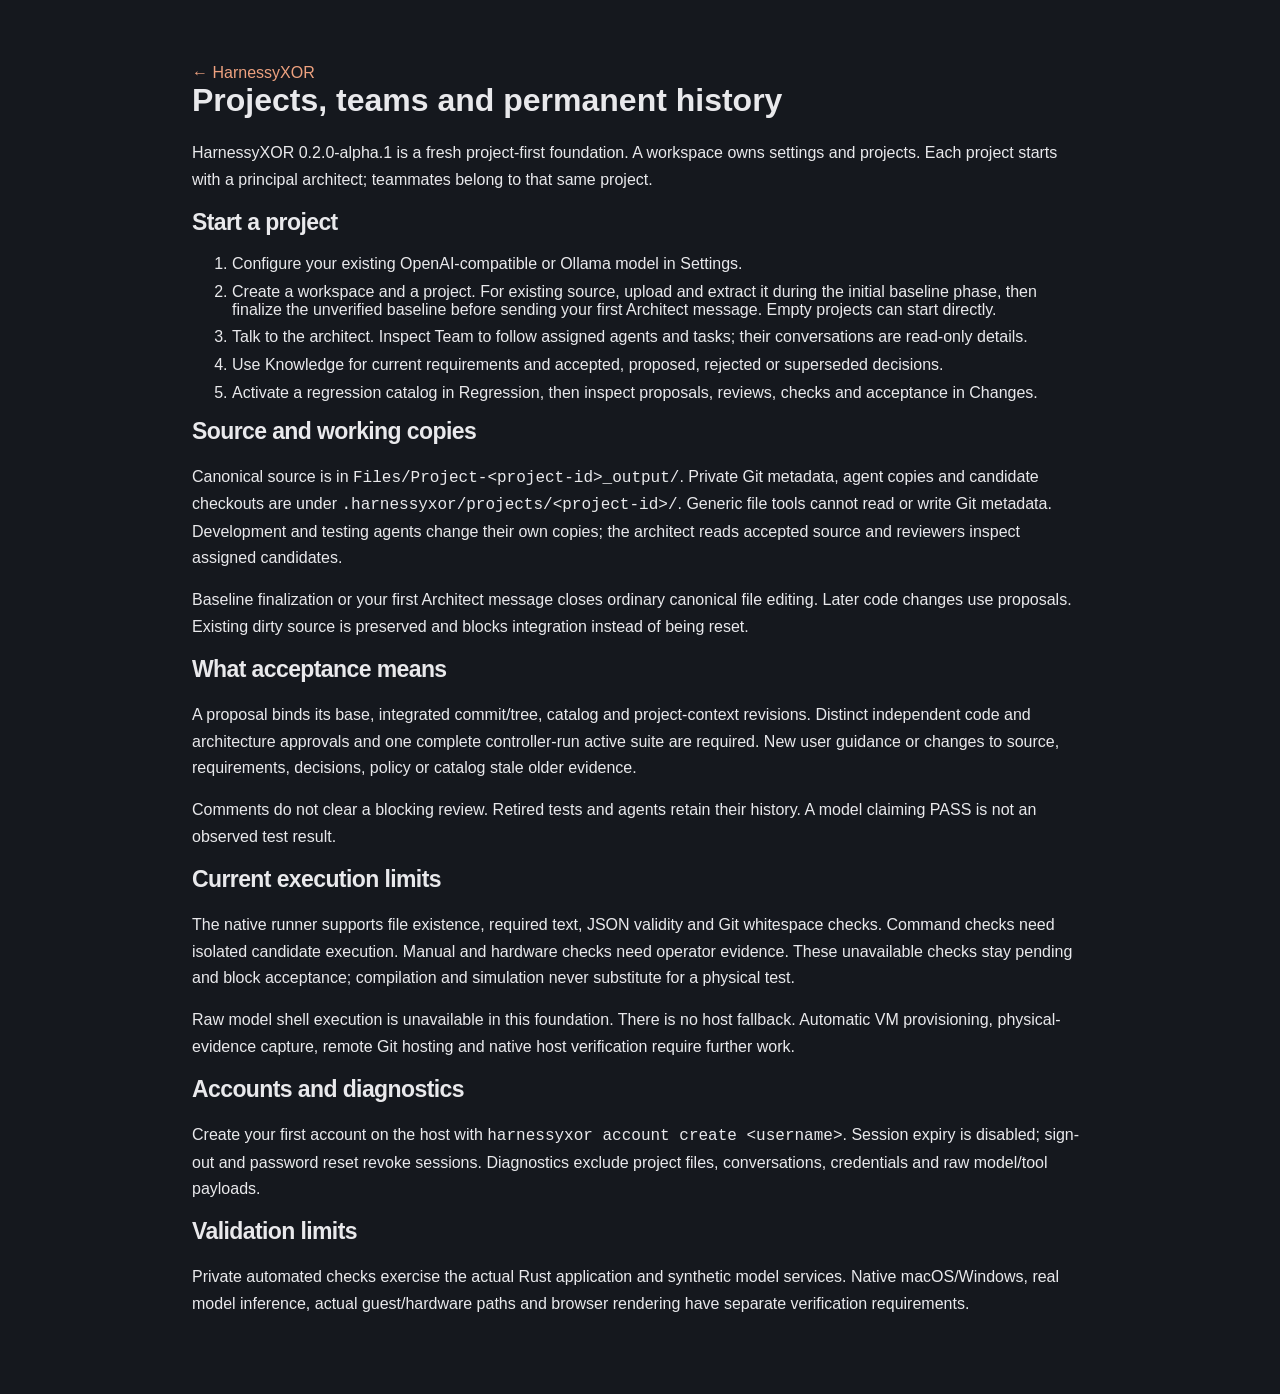
<file: assets/port-status.html>
<!doctype html><html lang="en"><head><meta charset="utf-8"><meta name="viewport" content="width=device-width,initial-scale=1"><title>HarnessyXOR — Help and capabilities</title><link rel="stylesheet" href="/assets/app.css"><style>html,body{height:auto;min-height:100%;overflow:auto}main{max-width:960px;margin:2rem auto;padding:2rem}li{margin:.6rem 0}code{overflow-wrap:anywhere}</style></head><body><main><a href="/">← HarnessyXOR</a><h1>Projects, teams and permanent history</h1><p>HarnessyXOR 0.2.0-alpha.1 is a fresh project-first foundation. A workspace owns settings and projects. Each project starts with a principal architect; teammates belong to that same project.</p><h2>Start a project</h2><ol><li>Configure your existing OpenAI-compatible or Ollama model in Settings.</li><li>Create a workspace and a project. For existing source, upload and extract it during the initial baseline phase, then finalize the unverified baseline before sending your first Architect message. Empty projects can start directly.</li><li>Talk to the architect. Inspect Team to follow assigned agents and tasks; their conversations are read-only details.</li><li>Use Knowledge for current requirements and accepted, proposed, rejected or superseded decisions.</li><li>Activate a regression catalog in Regression, then inspect proposals, reviews, checks and acceptance in Changes.</li></ol><h2>Source and working copies</h2><p>Canonical source is in <code>Files/Project-&lt;project-id&gt;_output/</code>. Private Git metadata, agent copies and candidate checkouts are under <code>.harnessyxor/projects/&lt;project-id&gt;/</code>. Generic file tools cannot read or write Git metadata. Development and testing agents change their own copies; the architect reads accepted source and reviewers inspect assigned candidates.</p><p>Baseline finalization or your first Architect message closes ordinary canonical file editing. Later code changes use proposals. Existing dirty source is preserved and blocks integration instead of being reset.</p><h2>What acceptance means</h2><p>A proposal binds its base, integrated commit/tree, catalog and project-context revisions. Distinct independent code and architecture approvals and one complete controller-run active suite are required. New user guidance or changes to source, requirements, decisions, policy or catalog stale older evidence.</p><p>Comments do not clear a blocking review. Retired tests and agents retain their history. A model claiming PASS is not an observed test result.</p><h2>Current execution limits</h2><p>The native runner supports file existence, required text, JSON validity and Git whitespace checks. Command checks need isolated candidate execution. Manual and hardware checks need operator evidence. These unavailable checks stay pending and block acceptance; compilation and simulation never substitute for a physical test.</p><p>Raw model shell execution is unavailable in this foundation. There is no host fallback. Automatic VM provisioning, physical-evidence capture, remote Git hosting and native host verification require further work.</p><h2>Accounts and diagnostics</h2><p>Create your first account on the host with <code>harnessyxor account create &lt;username&gt;</code>. Session expiry is disabled; sign-out and password reset revoke sessions. Diagnostics exclude project files, conversations, credentials and raw model/tool payloads.</p><h2>Validation limits</h2><p>Private automated checks exercise the actual Rust application and synthetic model services. Native macOS/Windows, real model inference, actual guest/hardware paths and browser rendering have separate verification requirements.</p></main></body></html>
</file>
<file: assets/app.css>
@charset "UTF-8";
:root{--bg:#15181e;--surface:#1b1f27;--sidebar:#11151b;--surface-raised:#232832;--surface-hover:#292f3a;--border:#303640;--text:#e9e9ec;--muted:#969eae;--faint:#626d7e;--accent:#eda17f;--accent-soft:#eda17f18;--accent-dark:#231b18;--green:#8fcbaa;--red:#ec9696;--shadow:0 18px 70px #0006;--sidebar-width:278px;font-family:Inter,ui-sans-serif,-apple-system,BlinkMacSystemFont,"Segoe UI",sans-serif;color-scheme:dark}
[data-theme=light]{--bg:#f7f6f3;--surface:#fff;--sidebar:#edece8;--surface-raised:#f1f0ed;--surface-hover:#e8e6e0;--border:#dcdad3;--text:#26282b;--muted:#6c717b;--faint:#9296a0;--accent:#aa5839;--accent-soft:#aa583910;--accent-dark:#fff;--green:#32754d;--red:#b44848;--shadow:0 18px 70px #2222;color-scheme:light}
*{box-sizing:border-box}html,body{margin:0;width:100%;height:100%;overflow:hidden;background:var(--bg);color:var(--text)}button,input,select,textarea{font:inherit}button,select{cursor:pointer}button,a,input,textarea,select{-webkit-tap-highlight-color:transparent}button{color:inherit}button:disabled{cursor:not-allowed;opacity:.4}input,textarea,select{color:var(--text);background:var(--surface);border:1px solid var(--border);border-radius:7px;outline:none}input:focus,textarea:focus,select:focus{border-color:var(--accent);box-shadow:0 0 0 3px var(--accent-soft)}input{padding:10px 12px;min-width:0}textarea{padding:12px;resize:vertical;min-height:90px;line-height:1.6}select{padding:9px 28px 9px 10px;max-width:100%}a{color:var(--accent);text-decoration:none}a:hover{text-decoration:underline}button:focus-visible,a:focus-visible,summary:focus-visible{outline:2px solid var(--accent);outline-offset:3px}button{border:0;background:none}label{font-size:13px;font-weight:500;display:flex;flex-direction:column;gap:7px}h1,h2,h3,p{margin-top:0}h2{font-size:23px;letter-spacing:-.6px}h3{font-size:16px}p{line-height:1.65}pre,code{font-family:ui-monospace,"SFMono-Regular",Consolas,monospace}pre{white-space:pre-wrap;overflow-wrap:anywhere}.muted{color:var(--muted)}.small{font-size:12px}.full{width:100%}.sr-only{position:absolute;left:-10000px;width:1px;height:1px;overflow:hidden}.button{display:inline-flex;align-items:center;justify-content:center;gap:10px;padding:10px 15px;font-weight:600;font-size:13px;border-radius:8px;border:1px solid var(--border);background:var(--surface-raised);line-height:1.4;white-space:nowrap;transition:background .15s}.button:hover{background:var(--surface-hover)}.button.primary{color:var(--accent-dark);background:var(--accent);border-color:var(--accent)}.button.primary:hover{filter:brightness(1.07)}.button.danger{color:var(--red)}.button.stop{color:var(--red);border-color:var(--red)}.icon-button{height:32px;min-width:32px;display:inline-flex;align-items:center;justify-content:center;font-size:20px;border-radius:6px;line-height:1}.icon-button:hover{background:var(--surface-hover)}.text-button{font-size:12px;color:var(--muted);padding:5px 8px;border-radius:5px}.text-button.selected{color:var(--text);background:var(--surface-raised)}.inline-button{color:var(--accent);padding:0;font-size:inherit;text-decoration:underline}.eyebrow{font-size:10px;font-weight:700;letter-spacing:2px;color:var(--muted);margin-bottom:16px}.app-shell{display:grid;grid-template-columns:var(--sidebar-width) minmax(0,1fr);height:100dvh}.sidebar{background:var(--sidebar);border-right:1px solid var(--border);display:flex;flex-direction:column;padding:24px 16px 0;min-height:0}.brand{display:flex;align-items:center;gap:10px;color:var(--text);margin:0 6px 31px;font-weight:650;font-size:18px;letter-spacing:-.55px}.brand:hover{text-decoration:none}.brand small{display:block;color:var(--faint);font-size:8px;letter-spacing:1.4px;margin-top:5px;font-weight:500}.brand-mark{display:inline-flex;align-items:center;justify-content:center;position:relative;flex:none;width:35px;height:37px;background:var(--accent);border-radius:9px;color:var(--accent-dark);font-size:24px;font-weight:850;letter-spacing:-3px;padding-right:5px}.brand-mark>span{font-size:10px;letter-spacing:0;align-self:flex-end;margin:0 0 6px 1px}.brand-xor{color:var(--accent)}.alpha-tag{margin-left:auto;color:var(--faint);font-size:11px;font-weight:500;letter-spacing:0;border:1px solid var(--border);padding:1px 5px;border-radius:4px}.workspace-control{display:flex;gap:5px;margin-bottom:24px}.workspace-control select{width:100%;font-size:12px;background:var(--surface);font-weight:550}.sidebar-section-label{display:flex;align-items:center;justify-content:space-between;padding-left:9px;margin-bottom:8px;font-size:10px;font-weight:650;color:var(--muted);letter-spacing:1px}.sidebar-section-label .icon-button{color:var(--muted);height:24px}.search-wrap{position:relative;margin:0 3px 13px}.search-wrap span{position:absolute;left:10px;top:5px;font-size:22px;color:var(--faint)}.search-wrap input{width:100%;font-size:12px;background:transparent;padding:8px 8px 8px 31px;border-color:var(--border)}.project-filter{display:flex;align-items:center;gap:5px;padding:0 3px 10px}.count{font-size:10px;color:var(--faint);margin-left:auto;padding:2px 6px}.project-list{flex:1;min-height:60px;overflow:auto;scrollbar-width:thin;padding-bottom:15px}.project-row{display:flex;align-items:center;gap:9px;width:100%;text-align:left;padding:11px 12px;margin-bottom:3px;border-radius:8px;font-size:12px;line-height:1.4;color:var(--muted)}.project-row:hover{background:var(--surface)}.project-row.active{background:var(--accent-soft);color:var(--text)}.project-row.active .project-icon{color:var(--accent)}.project-row .project-icon{font-size:17px;flex:none}.project-row .project-title{overflow:hidden;text-overflow:ellipsis;white-space:nowrap}.project-row .project-status{margin-left:auto;flex:none;color:var(--accent);font-size:10px}.project-row.child{padding-left:28px}.sidebar-empty{font-size:12px;color:var(--faint);padding:15px 10px;line-height:1.65}.sidebar-bottom{border-top:1px solid var(--border);padding-top:10px;flex:none}.queue-summary{display:flex;align-items:center;gap:7px;padding:9px 8px 15px;font-size:10px;color:var(--muted)}.queue-summary>span:last-child{margin-left:auto;color:var(--faint)}.status-dot{display:inline-block;width:6px;height:6px;border-radius:50%;background:var(--green);flex:none}.status-dot.busy{background:var(--accent);animation:pulse 1.6s ease-in-out infinite}.status-dot.error{background:var(--red)}.sidebar-action{display:flex;align-items:center;gap:11px;width:100%;padding:10px 9px;text-align:left;font-size:12px;color:var(--muted);border-radius:7px}.sidebar-action:hover{background:var(--surface);color:var(--text);text-decoration:none}.sidebar-action>span:first-child{font-size:16px;width:17px;text-align:center}.sidebar-action>span:last-child:not(:first-child){margin-left:0}.sidebar-action kbd{font-size:9px;color:var(--faint);margin-left:auto;font-family:inherit}.account-row{display:flex;align-items:center;gap:8px;padding:17px 5px;margin-top:10px;border-top:1px solid var(--border);font-size:11px}.account-row>span:nth-child(2){flex:1;overflow:hidden;text-overflow:ellipsis}.avatar{height:27px;width:27px;border-radius:7px;background:var(--surface-raised);display:inline-flex;align-items:center;justify-content:center;font-size:11px;font-weight:650;color:var(--muted)}.account-row .icon-button{font-size:15px;min-width:26px;height:27px;color:var(--muted)}.main{display:flex;flex-direction:column;min-width:0;position:relative;min-height:0}.topbar{height:70px;flex:none;display:flex;justify-content:space-between;align-items:center;padding:0 30px;border-bottom:1px solid var(--border)}.breadcrumbs{display:flex;align-items:center;gap:13px;font-size:12px;min-width:0;color:var(--muted)}.breadcrumbs strong{font-weight:550;color:var(--text);overflow:hidden;text-overflow:ellipsis;white-space:nowrap}.breadcrumb-slash{color:var(--faint)}.topbar-right{display:flex;align-items:center;gap:20px;flex:none}.connection-state{display:flex;align-items:center;gap:7px;color:var(--muted);font-size:10px}.topbar .icon-button{font-size:23px;color:var(--muted)}.subtle-badge{font-size:9px;white-space:nowrap;border:1px solid var(--border);padding:3px 6px;border-radius:4px;color:var(--muted)}.tabs{display:flex;padding:0 30px;border-bottom:1px solid var(--border);gap:25px;min-height:45px;flex:none}.tab{position:relative;font-size:12px;color:var(--muted);padding:14px 0 13px;white-space:nowrap}.tab.active{color:var(--accent)}.tab.active:after{position:absolute;bottom:-1px;left:0;right:0;height:2px;background:var(--accent);content:""}.run-state{margin-left:auto;display:flex;align-items:center;gap:7px;font-size:10px;color:var(--muted)}.notice{display:flex;align-items:center;justify-content:space-between;padding:8px 20px;background:var(--accent-soft);border-bottom:1px solid var(--border);font-size:12px;color:var(--accent);flex:none}.notice.error{color:var(--red)}.notice .icon-button{height:23px;font-size:17px}.welcome-view{display:flex;align-items:center;justify-content:center;overflow:auto;flex:1;padding:40px}.welcome-inner{max-width:710px;width:100%;padding-bottom:10px}.welcome-symbol{font-size:43px;color:var(--accent);margin-bottom:30px}.welcome-view h1{font-size:clamp(40px,4vw,57px);font-weight:500;letter-spacing:-2.5px;line-height:1.13;margin-bottom:20px}.welcome-copy{font-size:15px;color:var(--muted);line-height:1.8;margin-bottom:27px}.welcome-view .button{font-size:12px;padding:12px 18px}.welcome-view .button span{font-size:19px;margin-left:15px}.welcome-features{display:grid;grid-template-columns:repeat(3,1fr);gap:32px;margin-top:66px;border-top:1px solid var(--border);padding-top:26px}.welcome-features>div>span{display:block;font-size:21px;color:var(--muted);margin-bottom:15px}.welcome-features strong{font-size:12px;font-weight:550}.welcome-features p{font-size:11px;color:var(--muted);margin:8px 0 0;line-height:1.65}.preview-note{font-size:10px;color:var(--faint);margin:29px 0 0}.preview-note a{color:var(--muted)}.chat-view{flex:1;display:flex;flex-direction:column;min-height:0;position:relative}.transcript-scroll{flex:1;min-height:0;overflow:auto;scroll-behavior:smooth;scrollbar-width:thin}.transcript{max-width:900px;padding:35px 45px 35px;margin:0 auto}.conversation-empty{padding:10vh 20px 5vh}.conversation-empty>span{font-size:30px;color:var(--accent)}.conversation-empty h2{font-size:30px;font-weight:450;letter-spacing:-1px;margin:23px 0 12px}.conversation-empty p{color:var(--muted);font-size:13px}.message{position:relative;margin:0 0 33px;scroll-margin-top:24px}.message-header{display:flex;align-items:center;gap:9px;margin-bottom:12px;font-size:11px}.message-header .role-name{font-weight:650}.message-header .message-time{font-size:10px;color:var(--faint)}.message-header .message-actions{margin-left:auto;display:flex;gap:3px;opacity:0}.message:hover .message-actions,.message:focus-within .message-actions{opacity:1}.message-actions .icon-button{font-size:14px;width:25px;min-width:25px;height:25px;color:var(--muted)}.message.user{background:var(--surface);border:1px solid var(--border);border-radius:12px;padding:17px 20px;margin-left:27px}.message.user .message-header{margin-bottom:8px}.message.assistant{padding-right:0}.role-icon{display:inline-flex;width:22px;height:22px;border-radius:6px;background:var(--accent-soft);color:var(--accent);align-items:center;justify-content:center;font-size:12px}.role-icon.user-icon{background:var(--surface-raised);color:var(--muted)}.message-content{font-size:13px;line-height:1.8;overflow-wrap:anywhere}.message-content p{margin:0 0 12px;white-space:pre-wrap}.message-content p:last-child{margin-bottom:0}.message-content h1,.message-content h2,.message-content h3{font-size:16px;line-height:1.5;margin:22px 0 10px;letter-spacing:0}.message-content code{background:var(--surface-raised);padding:2px 5px;border-radius:4px;font-size:11px}.message-content pre{background:var(--sidebar);border:1px solid var(--border);border-radius:9px;padding:15px 17px;font-size:11px;line-height:1.7;overflow-x:auto;white-space:pre;tab-size:4;margin:15px 0}.message-content pre code{padding:0;background:none;font-size:inherit}.message-content ul{padding-left:20px}.message-content li{margin:5px 0}.message.tool{padding:0 0 0 30px;margin-bottom:16px}.tool-detail,.thinking-detail{border:1px solid var(--border);border-radius:7px;margin:8px 0;color:var(--muted);font-size:11px}.tool-detail summary,.thinking-detail summary{cursor:pointer;padding:9px 12px;overflow:hidden;text-overflow:ellipsis;white-space:nowrap}.tool-detail pre,.thinking-detail pre{padding:0 12px 10px;margin:0;white-space:pre-wrap;max-height:400px;overflow:auto;font-size:11px;line-height:1.7}.metric-line{font-size:10px;color:var(--faint);padding:12px 0 0;display:flex;align-items:center;gap:7px;flex-wrap:wrap}.metric-line .icon-button{height:17px;min-width:17px;font-size:11px}.message.bookmarked{border-left:2px solid var(--accent);padding-left:15px}.prompt-navigator{position:absolute;right:15px;top:30px;max-height:50%;overflow:auto;display:flex;flex-direction:column;gap:8px;scrollbar-width:none;z-index:1}.nav-prompt{height:9px;width:9px;padding:0;min-height:9px;border-radius:3px;background:var(--border);flex:none;border:1px solid transparent}.nav-prompt:hover{background:var(--accent)}.nav-prompt.bookmarked{background:var(--accent);border-color:var(--accent)}.nav-prompt.latest{border-color:var(--muted)}.jump-latest{position:absolute;bottom:210px;left:50%;transform:translateX(-50%);font-size:11px;background:var(--surface-raised);border:1px solid var(--border);box-shadow:0 4px 14px #0002;border-radius:20px;padding:9px 16px;z-index:2;color:var(--text)}.composer-area{flex:none;width:min(900px,100%);padding:0 45px 20px;margin:0 auto;background:var(--bg)}.composer{background:var(--surface);border:1px solid var(--border);border-radius:13px;padding:5px 6px 6px;box-shadow:0 8px 30px #0001}.composer:focus-within{border-color:var(--faint)}.composer textarea{background:none;border:0;box-shadow:none;width:100%;min-height:67px;max-height:260px;height:75px;resize:none;font-size:13px;padding:12px 12px 6px;display:block}.composer textarea:disabled{opacity:.55}.composer-toolbar{display:flex;align-items:center;justify-content:space-between;padding:4px 5px 1px;gap:10px}.composer-options{display:flex;align-items:center;gap:12px;min-width:0}.composer select{border:0;background:var(--surface-raised);font-size:10px;border-radius:6px;padding:6px 24px 6px 9px;max-width:240px}.context-hint{font-size:9px;color:var(--faint);white-space:nowrap}.composer-send{display:flex;gap:8px;align-items:center}.composer-send .stop{padding:5px 9px;font-size:10px}.send-button{width:31px;height:31px;border-radius:8px;color:var(--accent-dark);background:var(--accent);font-size:22px;font-weight:550;line-height:1}.send-button:hover{filter:brightness(1.1)}.composer-foot{display:flex;justify-content:space-between;gap:12px;padding:10px 2px 0;font-size:9px;color:var(--faint)}.vm-warning{font-size:10px;color:var(--muted);padding:10px 3px;line-height:1.6}.approval-panel{border:1px solid var(--accent);border-radius:9px;padding:13px 15px;margin-bottom:10px;font-size:12px;background:var(--accent-soft)}.approval-panel p{margin:5px 0 10px;word-break:break-word}.approval-actions{display:flex;gap:7px}.approval-actions .button{font-size:11px;padding:6px 10px}.content-view{padding:32px;overflow:auto;flex:1;min-height:0}.view-header{display:flex;align-items:flex-start;justify-content:space-between;gap:20px;margin-bottom:28px}.view-header h2{margin-bottom:6px}.view-header p{font-size:12px;color:var(--muted);margin-bottom:0}.action-row{display:flex;align-items:center;gap:8px;flex-wrap:wrap}.action-row .button{font-size:11px;padding:8px 11px}.empty-panel{border:1px dashed var(--border);border-radius:11px;padding:45px;text-align:center;color:var(--muted);font-size:13px;line-height:1.7}.empty-panel h3{color:var(--text);font-size:16px;font-weight:550;margin-bottom:9px}.file-breadcrumbs{display:flex;align-items:center;gap:7px;font-size:11px;padding:0 0 16px;flex-wrap:wrap;color:var(--muted)}.file-breadcrumbs button{padding:3px 4px;color:var(--muted)}.file-breadcrumbs button:hover{color:var(--accent)}.file-list{border:1px solid var(--border);border-radius:10px;overflow:hidden}.file-row{display:flex;align-items:center;gap:13px;padding:13px 15px;border-bottom:1px solid var(--border);font-size:12px}.file-row:last-child{border-bottom:0}.file-row:hover{background:var(--surface)}.file-row>input{accent-color:var(--accent);flex:none}.file-name{flex:1;min-width:0;overflow-wrap:anywhere;text-align:left;display:flex;gap:10px;align-items:center;font-size:12px;padding:0}.file-name:hover{color:var(--accent)}.file-name>span:first-child{font-size:18px;color:var(--muted)}.file-size{font-size:10px;color:var(--faint);white-space:nowrap}.file-row .icon-button{height:23px;min-width:23px;font-size:14px;color:var(--muted)}.editor-container{position:fixed;inset:5vh 6vw;background:var(--surface);border:1px solid var(--border);box-shadow:var(--shadow);border-radius:13px;z-index:15;display:flex;flex-direction:column;padding:20px}.editor-header{display:flex;align-items:center;justify-content:space-between;gap:12px;font-size:13px;margin-bottom:14px}.editor-header strong{word-break:break-all}.file-editor{flex:1;resize:none;font-family:ui-monospace,Consolas,monospace;font-size:12px;line-height:1.7;white-space:pre;tab-size:4;background:var(--bg);min-height:0}.environment-grid{display:grid;grid-template-columns:repeat(auto-fit,minmax(290px,1fr));gap:16px}.environment-card{border:1px solid var(--border);border-radius:11px;background:var(--surface);padding:20px}.environment-card.enabled{border-top:2px solid var(--green)}.environment-card .card-title{display:flex;align-items:center;justify-content:space-between;gap:10px;margin-bottom:16px}.environment-card h3{margin-bottom:0;font-weight:600}.environment-card dl{display:grid;grid-template-columns:90px 1fr;font-size:11px;gap:10px;margin:0 0 20px}.environment-card dt{color:var(--faint)}.environment-card dd{margin:0;word-break:break-word;color:var(--muted)}.state-badge{border:1px solid var(--border);border-radius:5px;padding:4px 6px;font-size:9px;text-transform:uppercase;letter-spacing:.4px;color:var(--muted)}.state-badge.running{color:var(--green)}.state-badge.failed,.state-badge.unavailable{color:var(--red)}.environment-footnote{font-size:11px;color:var(--muted);line-height:1.8;border-left:2px solid var(--border);padding-left:14px;margin-top:25px}.memory-editor{width:100%;min-height:330px;font-family:ui-monospace,Consolas,monospace;font-size:12px;background:var(--surface)}.modal{background:var(--surface);color:var(--text);border:1px solid var(--border);border-radius:14px;box-shadow:var(--shadow);padding:0;width:min(600px,calc(100vw - 32px));max-height:88dvh;overflow:auto}.modal.wide{width:min(860px,calc(100vw - 32px))}.modal::backdrop{background:#0009;backdrop-filter:blur(3px)}.modal-header{display:flex;align-items:center;justify-content:space-between;padding:22px 25px;border-bottom:1px solid var(--border)}.modal-header h2{font-size:18px;margin-bottom:0;letter-spacing:-.4px}.modal-body{padding:24px 25px}.modal-body>p{font-size:12px;color:var(--muted)}.modal-footer{display:flex;align-items:center;justify-content:flex-end;gap:8px;padding:17px 25px;border-top:1px solid var(--border)}.modal-footer .form-status{font-size:11px;color:var(--muted);margin-right:auto;max-width:65%;overflow-wrap:anywhere}.form-grid{display:grid;gap:18px}.form-grid.two{grid-template-columns:1fr 1fr}.form-grid .span-two{grid-column:1/-1}.form-hint{font-size:10px;line-height:1.6;color:var(--faint);font-weight:400}.field-check{flex-direction:row;align-items:center;gap:10px;font-size:12px;line-height:1.6}.field-check input{accent-color:var(--accent);width:15px;height:15px}.settings-section{margin-bottom:27px;padding-bottom:25px;border-bottom:1px solid var(--border)}.settings-section:last-child{border:0;margin-bottom:0;padding-bottom:0}.settings-section h3{font-size:13px;margin-bottom:17px;font-weight:600}.profile-tabs{display:flex;align-items:center;gap:8px;margin-bottom:22px;flex-wrap:wrap}.profile-tabs select{flex:1;font-size:12px}.settings-section textarea{font-size:12px;min-height:115px}.permissions-grid{display:grid;grid-template-columns:1fr 1fr;gap:12px}.permissions-grid label{display:flex;flex-direction:row;align-items:center;justify-content:space-between;font-size:11px;gap:8px}.permissions-grid select{font-size:11px;max-width:100px;padding:7px 23px 7px 8px}.port-note{padding:12px 15px;background:var(--accent-soft);border-radius:8px;font-size:11px;line-height:1.7;color:var(--muted)}.danger-menu{display:grid;gap:5px}.danger-menu button{padding:11px 13px;text-align:left;border-radius:7px;font-size:12px}.danger-menu button:hover{background:var(--surface-raised)}.error-text{color:var(--red)!important;font-size:12px;line-height:1.65;white-space:pre-wrap;margin:10px 0 0}.auth-screen{position:fixed;inset:0;display:flex;align-items:center;justify-content:center;background:radial-gradient(ellipse at 50% 10%,var(--surface-raised),transparent 65%),var(--bg);padding:30px;z-index:100;overflow:auto}.auth-card{width:min(360px,100%);padding:20px 0}.brand-mark.large{height:52px;width:52px;font-size:35px;border-radius:13px;margin-bottom:28px}.brand-mark.large span{font-size:14px;margin-bottom:8px}.auth-card .eyebrow{font-size:9px;margin-bottom:12px}.auth-card h1{font-size:34px;letter-spacing:-1.3px;margin-bottom:11px;font-weight:550}.auth-card>p{font-size:13px;color:var(--muted);margin-bottom:30px}.auth-card form{display:grid;gap:17px}.auth-card label{font-size:12px}.auth-card .button{margin-top:5px}.auth-card input{background:var(--surface);padding:12px}.auth-foot{display:flex;align-items:center;gap:7px;color:var(--faint);font-size:10px;margin-top:35px}.rust-dot{width:6px;height:6px;display:inline-block;background:var(--accent);border-radius:50%}#setup-help p{font-size:12px;color:var(--muted)}.setup-command{display:block;border:1px solid var(--border);background:var(--surface);padding:12px;border-radius:6px;font-size:11px;line-height:1.7;overflow-wrap:anywhere;margin-bottom:15px}.toast-region{position:fixed;right:22px;bottom:22px;z-index:120;display:flex;flex-direction:column;gap:8px;max-width:min(390px,calc(100vw - 40px))}.toast{padding:13px 17px;background:var(--surface-raised);border:1px solid var(--border);border-radius:9px;box-shadow:var(--shadow);font-size:12px;line-height:1.6;animation:appear .2s ease-out}.toast.error{color:var(--red)}.spinner{display:inline-block;height:9px;width:9px;border:1.5px solid var(--border);border-top-color:var(--accent);border-radius:50%;animation:spin 1s linear infinite}.mobile-only{display:none}[hidden]{display:none!important}@keyframes spin{to{transform:rotate(360deg)}}@keyframes pulse{50%{opacity:.3}}@keyframes appear{from{opacity:0;transform:translateY(5px)}}
@media(min-width:1600px){.transcript,.composer-area{max-width:1000px}.welcome-inner{max-width:790px}.welcome-view h1{font-size:62px}}
@media(max-width:1050px){:root{--sidebar-width:244px}.sidebar{padding-left:12px;padding-right:12px}.brand{font-size:17px}.topbar{padding:0 23px}.tabs{padding:0 23px}.transcript{padding:28px 36px}.composer-area{padding-left:36px;padding-right:36px}.content-view{padding:27px}.welcome-view{padding:35px}.welcome-features{gap:22px}.context-hint{display:none}.connection-state{font-size:0}.connection-state .status-dot{width:7px;height:7px}}
@media(max-width:760px){.app-shell{display:block}.sidebar{position:fixed;top:0;bottom:0;left:0;width:278px;transform:translateX(-101%);z-index:30;transition:transform .2s}.sidebar.open{transform:translateX(0)}.sidebar-backdrop{position:fixed;inset:0;background:#0008;z-index:29}.main{height:100dvh}.mobile-only{display:inline-flex}.topbar{height:58px;padding:0 17px 0 9px;gap:8px}.breadcrumbs{font-size:11px;gap:8px;flex:1}.breadcrumbs>#workspace-label{display:none}.breadcrumb-slash{display:none}.topbar-right{gap:9px}.tabs{padding:0 19px;gap:23px;overflow-x:auto}.tab{font-size:11px;padding:12px 0}.tabs .run-state{display:none}.transcript{padding:25px 26px 25px 19px}.message.user{margin-left:12px;padding:14px 16px}.message-content{font-size:13px}.message-header .message-actions{opacity:1}.prompt-navigator{right:8px;gap:7px}.nav-prompt{width:7px;height:7px;min-height:7px}.composer-area{padding:0 14px 12px}.composer textarea{font-size:13px}.composer-foot{font-size:8px;padding-top:8px}.composer-options{max-width:75%}.composer select{max-width:100%;font-size:10px}.vm-warning{padding:9px 3px;font-size:9px}.welcome-view{padding:35px 25px;align-items:flex-start}.welcome-inner{padding-top:4vh}.welcome-symbol{font-size:36px;margin-bottom:23px}.welcome-view h1{font-size:43px}.welcome-copy{font-size:13px}.welcome-features{gap:18px;margin-top:39px}.welcome-features strong{font-size:11px}.welcome-features p{font-size:10px}.content-view{padding:24px 18px}.view-header{flex-direction:column;gap:15px;margin-bottom:23px}.view-header h2{font-size:21px}.file-row{padding:12px 10px;gap:9px}.file-size{display:none}.environment-grid{grid-template-columns:1fr}.modal-body{padding:22px 20px}.modal-header{padding:19px 20px}.modal-footer{padding:16px 20px}.form-grid.two{grid-template-columns:1fr}.form-grid .span-two{grid-column:auto}.permissions-grid{grid-template-columns:1fr}.editor-container{inset:12px}.editor-header{align-items:flex-start;flex-wrap:wrap}.toast-region{right:15px;bottom:15px}.jump-latest{bottom:190px}.notice{font-size:11px;padding:8px 15px}.empty-panel{padding:30px 20px}}
@media(prefers-reduced-motion:reduce){*,*:before,*:after{animation:none!important;transition:none!important;scroll-behavior:auto!important}}
.queue-summary[role=button]{cursor:pointer;border-radius:6px}.queue-summary[role=button]:hover{background:var(--surface)}.run-list{display:grid;gap:13px}.run-card{border:1px solid var(--border);border-radius:9px;padding:17px}.run-card .card-title{display:flex;justify-content:space-between;gap:12px;font-size:12px}.run-card>p{margin:10px 0}.run-card .action-row{margin-top:14px}.run-card .metric-line{padding:5px 0}.run-card .error-text{margin-top:12px}
.profile-default{margin-top:18px}
.conversation-search-form{display:flex;gap:9px;margin-bottom:16px}.conversation-search-form input{flex:1}.conversation-search-results{display:grid;gap:9px}.search-result{text-align:left;display:flex;flex-direction:column;gap:8px;border:1px solid var(--border);border-radius:8px;padding:14px;background:var(--bg);color:var(--text)}.search-result:hover{border-color:var(--accent)}.search-result-meta{font-size:10px;color:var(--faint)}.search-result-text{font-size:12px;line-height:1.7;white-space:pre-wrap;overflow-wrap:anywhere}.key-field{gap:4px;align-content:start}.clear-key{justify-self:start;font-size:10px;padding-left:0;color:var(--muted)}
.trash-list{display:grid;gap:10px}.trash-row{display:flex;align-items:center;justify-content:space-between;gap:16px;padding:14px;border:1px solid var(--border);border-radius:8px}.trash-row>div{min-width:0;overflow-wrap:anywhere}.trash-row p{margin:7px 0 0;font-size:10px}
.composer-foot .needs-review{color:var(--accent);cursor:pointer}
.workspace-control select{min-width:0;flex:1;width:0}.workspace-control .icon-button{min-width:27px;width:27px;font-size:17px}.tabs{overflow-x:auto;scrollbar-width:thin;gap:22px}.tabs .tab{flex:none}.architect-heading{display:flex;align-items:center;gap:13px;padding:13px 30px;border-bottom:1px solid var(--border);font-size:10px;color:var(--muted);flex:none;flex-wrap:wrap}.architect-heading>.action-row{margin-left:auto}.architect-heading .text-button{font-size:10px}.role-tag{font-size:9px;letter-spacing:1.2px;font-weight:650;color:var(--accent)}.project-activity{flex:none;border-bottom:1px solid var(--border);padding:0 30px;background:var(--surface)}.project-activity>summary{padding:10px 0;font-size:11px;cursor:pointer;color:var(--muted)}.project-activity>summary span{float:right;font-size:9px;color:var(--faint);letter-spacing:.2px}.project-activity #activity-feed{max-height:170px;overflow:auto;padding-bottom:8px}.activity-empty{margin:4px 0 10px}.team-event{display:flex;width:100%;align-items:flex-start;gap:12px;text-align:left;padding:10px 9px;border-radius:6px;border-bottom:1px solid var(--border);font-size:11px}.team-event:last-child{border-bottom:0}.team-event:hover{background:var(--surface-hover)}.event-time{font-size:9px;color:var(--faint);white-space:nowrap;padding-top:2px}.event-body{display:flex;flex-direction:column;gap:4px;min-width:0;flex:1}.event-body strong{font-size:10px;font-weight:600;color:var(--muted)}.event-body>span{overflow-wrap:anywhere;line-height:1.6;color:var(--text)}.event-kind{font-size:9px;color:var(--faint);max-width:150px;overflow-wrap:anywhere;text-align:right}.chat-view .prompt-navigator{top:122px}.team-policy-note,.readonly-note{padding:13px 16px;background:var(--accent-soft);color:var(--muted);font-size:11px;line-height:1.7;border-radius:8px;margin:0 0 23px}.team-grid,.proposal-grid{display:grid;grid-template-columns:repeat(auto-fit,minmax(270px,1fr));gap:15px}.team-agent-card,.proposal-card{padding:19px;border:1px solid var(--border);border-radius:10px;background:var(--surface);min-width:0}.team-agent-card.principal{border-top:2px solid var(--accent)}.team-agent-card.selected{outline:1px solid var(--accent)}.team-agent-card .card-title,.proposal-card .card-title{display:flex;justify-content:space-between;align-items:center;gap:8px;margin-bottom:15px}.team-agent-card h3{font-size:17px;margin:0 0 13px;font-weight:550}.team-agent-card>p{font-size:11px;line-height:1.7}.team-agent-card .action-row{margin-top:16px}.team-agent-card .action-row .button{padding:6px 9px;font-size:10px}.team-agent-card .role-tag{font-size:8px;letter-spacing:.8px}.state-badge.idle,.state-badge.retired,.state-badge.inactive{color:var(--faint)}.state-badge.blocked,.state-badge.delegated,.state-badge.paused,.state-badge.awaiting_approval,.state-badge.manual_pending,.state-badge.proposed{color:var(--accent)}.state-badge.accepted,.state-badge.approved,.state-badge.active,.state-badge.completed,.state-badge.clean{color:var(--green)}.state-badge.rejected,.state-badge.execution_unavailable,.state-badge.changes_requested{color:var(--red)}.team-section,.knowledge-section{margin-top:30px}.section-heading{display:flex;align-items:center;justify-content:space-between;gap:15px;margin-bottom:13px}.section-heading h3{margin:0}.task-list,.branch-list,.commit-list,.regression-list{border:1px solid var(--border);border-radius:9px;overflow:hidden}.task-row{display:flex;align-items:center;gap:15px;padding:16px;border-bottom:1px solid var(--border);font-size:12px}.task-row:last-child{border:0}.task-row>div:first-child{flex:1;min-width:0;overflow-wrap:anywhere}.task-row p{margin:7px 0 0;font-size:10px}.team-detail{margin-top:30px;padding-top:28px;border-top:1px solid var(--border);scroll-margin-top:20px}.agent-transcript{max-height:650px;overflow:auto;padding:10px 14px 0 0;scrollbar-width:thin}.agent-transcript .message.user{margin-left:0;background:var(--surface)}.agent-transcript .message-content{font-size:12px}.team-event-list{border:1px solid var(--border);border-radius:9px;padding:5px}.configuration-editor{min-height:300px;font-family:ui-monospace,Consolas,monospace;font-size:12px}.knowledge-grid{display:grid;grid-template-columns:repeat(auto-fit,minmax(320px,1fr));gap:15px}.knowledge-section .section-title{font-size:14px;color:var(--muted);margin-bottom:15px}.knowledge-card{border:1px solid var(--border);border-radius:10px;background:var(--surface);padding:20px;min-width:0}.knowledge-card .card-title{display:flex;align-items:center;justify-content:space-between;gap:13px;margin-bottom:13px}.knowledge-card h3{font-size:15px;margin:0;font-weight:550;overflow-wrap:anywhere}.knowledge-card .message-content{font-size:12px}.record-meta{font-size:10px;color:var(--faint);margin:18px 0 13px}.knowledge-history,.catalog-history{margin-top:17px;padding-top:13px;border-top:1px solid var(--border);font-size:11px;color:var(--muted)}.knowledge-history>summary,.catalog-history>summary{cursor:pointer;line-height:1.7}.knowledge-version{margin-top:14px;padding:13px;background:var(--bg);border-radius:7px}.knowledge-version p{font-size:12px;line-height:1.8;white-space:pre-wrap;overflow-wrap:anywhere;margin:12px 0}.git-state-strip,.catalog-identity{display:flex;align-items:center;gap:15px;border:1px solid var(--border);border-radius:8px;padding:13px 16px;font-size:11px;color:var(--muted);overflow-wrap:anywhere;flex-wrap:wrap}.git-state-strip code,.catalog-identity code{font-size:10px;color:var(--faint)}.git-identities{display:grid;grid-template-columns:76px 1fr;gap:9px;font-size:10px;color:var(--muted);margin:15px 0 20px}.git-identities dd{margin:0;font-family:ui-monospace,Consolas,monospace}.git-identities dt{color:var(--faint)}.git-columns{display:grid;grid-template-columns:minmax(220px,1fr) minmax(280px,1.7fr);gap:25px}.branch-row{display:flex;align-items:center;justify-content:space-between;gap:12px;padding:13px;border-bottom:1px solid var(--border);font-size:11px;overflow-wrap:anywhere}.branch-row code{font-size:10px;color:var(--faint)}.branch-row:last-child,.commit-row:last-child{border:0}.commit-row{display:flex;gap:13px;padding:14px;border-bottom:1px solid var(--border);font-size:11px}.commit-row>code{color:var(--accent);font-size:10px;flex:none}.commit-row strong{font-weight:500;overflow-wrap:anywhere}.commit-row p{font-size:9px;margin:7px 0 0}.proposal-card h3{font-size:14px;margin:0;font-weight:550;overflow-wrap:anywhere}.proposal-detail{display:grid;gap:23px}.proposal-detail section{padding-top:20px;border-top:1px solid var(--border)}.proposal-detail section h3{font-size:14px}.proposal-detail pre,.catalog-history pre,.diff-view{max-height:450px;overflow:auto;padding:14px;border:1px solid var(--border);border-radius:7px;background:var(--bg);font-size:10px;line-height:1.8}.diff-view{white-space:pre;max-height:64dvh}.identity-record{font-size:11px;color:var(--muted)}.identity-record summary,.evidence-record summary{cursor:pointer;line-height:1.7}.review-list{display:grid;gap:12px}.review-record{border:1px solid var(--border);border-radius:8px;padding:14px;font-size:12px}.review-record p{margin:12px 0 0;font-size:12px;white-space:pre-wrap;overflow-wrap:anywhere}.review-record strong{font-size:12px;font-weight:550}.gate-blockers{font-size:12px;line-height:1.8;color:var(--accent);padding-left:20px}.human-review-label{border-left:2px solid var(--accent);padding:11px 14px;background:var(--accent-soft);font-size:12px;color:var(--accent)}.regression-list{margin:20px 0}.regression-row{display:flex;align-items:center;gap:16px;padding:16px;border-bottom:1px solid var(--border);font-size:12px}.regression-row>div:first-child{flex:1;min-width:0;overflow-wrap:anywhere}.regression-row p{margin:7px 0 0;font-size:10px}.regression-row:last-child{border:0}.catalog-editor-list{display:grid;gap:15px}.catalog-editor-row{padding:17px;border:1px solid var(--border);border-radius:9px;background:var(--bg)}.catalog-editor-row>.action-row{margin-top:15px;gap:18px}.catalog-editor-row .field-check{font-size:10px}.catalog-identity code{word-break:break-all}.catalog-history pre{white-space:pre-wrap}.proposal-detail .evidence-record{font-size:11px}.workspace-control .icon-button:disabled{opacity:.4}
@media(max-width:1000px){.team-grid,.proposal-grid{grid-template-columns:1fr 1fr}.knowledge-grid{grid-template-columns:1fr}.git-columns{grid-template-columns:1fr}.architect-heading{padding-left:23px;padding-right:23px}.project-activity{padding-left:23px;padding-right:23px}.event-kind{max-width:95px}.view-header .action-row{gap:6px}}
@media(max-width:760px){.architect-heading{padding:10px 19px;gap:8px}.architect-heading>.role-tag{font-size:8px}.architect-heading>#architect-summary{font-size:9px}.architect-heading>.action-row{margin-left:0}.architect-heading .text-button{padding:3px 0}.project-activity{padding:0 19px}.project-activity summary{font-size:10px}.project-activity #activity-feed{max-height:155px}.team-grid,.proposal-grid{grid-template-columns:1fr}.team-agent-card .card-title{margin-bottom:14px}.knowledge-grid{grid-template-columns:1fr}.task-row,.regression-row{flex-wrap:wrap;gap:10px}.task-row>div:first-child,.regression-row>div:first-child{flex-basis:100%}.task-row .text-button{margin-left:auto}.event-time{font-size:8px}.event-kind{display:none}.tabs{gap:22px;min-height:44px}.architect-heading~.prompt-navigator{top:137px}.team-section,.knowledge-section{margin-top:25px}.catalog-editor-row{padding:14px}.catalog-editor-row>.action-row{gap:12px}.git-identities{font-size:10px}.knowledge-card{padding:17px}.section-heading{align-items:flex-start}.section-heading h3{padding-top:6px}.team-detail .view-header{gap:12px}}
.receipt-card{border:1px solid var(--border);border-radius:9px;background:var(--bg);padding:16px;margin:14px 0}.receipt-card>.card-title{display:flex;align-items:center;justify-content:space-between;gap:12px;font-size:12px}.receipt-test{display:flex;align-items:center;gap:12px;border-top:1px solid var(--border);padding:11px 0;font-size:11px;flex-wrap:wrap}.receipt-test>span:first-child{flex:1;min-width:100px}.receipt-test code{font-size:9px;color:var(--faint);overflow-wrap:anywhere}.receipt-card .evidence-record{margin-top:11px;padding-top:12px;border-top:1px solid var(--border);font-size:10px;color:var(--muted)}.receipt-card .evidence-record>pre{font-size:10px;padding:12px;max-height:350px;overflow:auto;border:1px solid var(--border);border-radius:7px}.regression-evidence>.section-heading>select{max-width:65%;font-size:11px}.state-badge.pass{color:var(--green)}.state-badge.fail,.state-badge.error{color:var(--red)}.state-badge.pending{color:var(--accent)}
.baseline-hint{flex:none;font-size:11px;line-height:1.8;margin:13px 30px 0;padding:12px 15px;border:1px solid var(--border);border-radius:8px;background:var(--accent-soft);color:var(--muted)}
@media(max-width:760px){.baseline-hint{margin:10px 19px 0;font-size:10px;padding:10px 12px}}
.catalog-editor-row.retiring{border-color:var(--accent)}
.proposal-discussion{display:grid;gap:12px}.discussion-comment{padding:14px;border:1px solid var(--border);border-radius:8px;background:var(--bg)}.discussion-comment .record-meta{margin:0 0 10px}.discussion-comment p{font-size:12px;white-space:pre-wrap;overflow-wrap:anywhere;line-height:1.8;margin:0 0 8px}
</file>
